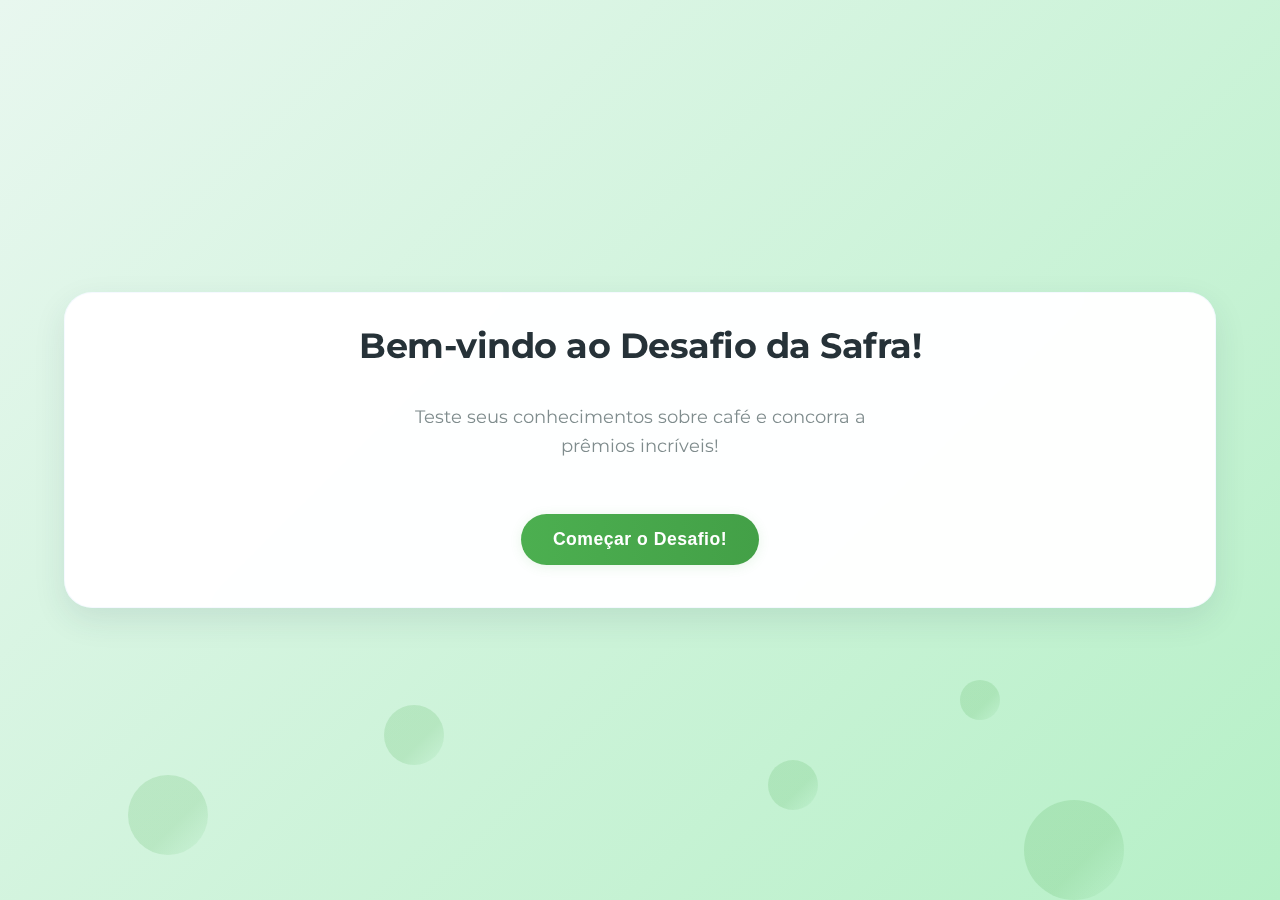
<file: index.html>
<!DOCTYPE html>
<html lang="pt-BR">
<head>
    <meta charset="UTF-8">
    <meta name="viewport" content="width=device-width, initial-scale=1.0">
    <title>Adubos Real - Desafio da Safra</title>
    <link rel="stylesheet" href="style.css">
    <link rel="preconnect" href="https://fonts.googleapis.com">
    <link rel="preconnect" href="https://fonts.gstatic.com" crossorigin>
    <link href="https://fonts.googleapis.com/css2?family=Montserrat:wght@400;700&display=swap" rel="stylesheet">
</head>
<body>
    <div class="bg-particles">
        <div class="bg-particle" style="width: 80px; height: 80px; left: 10vw; bottom: 5vh; animation-delay: 0s;"></div>
        <div class="bg-particle" style="width: 50px; height: 50px; left: 60vw; bottom: 10vh; animation-delay: 2s;"></div>
        <div class="bg-particle" style="width: 100px; height: 100px; left: 80vw; bottom: 0vh; animation-delay: 4s;"></div>
        <div class="bg-particle" style="width: 60px; height: 60px; left: 30vw; bottom: 15vh; animation-delay: 1s;"></div>
        <div class="bg-particle" style="width: 40px; height: 40px; left: 75vw; bottom: 20vh; animation-delay: 3s;"></div>
    </div>
    <div class="app-content">
    <!-- Tela de Boas-Vindas -->
    <div id="welcome-screen" class="screen">
        <div class="welcome-container">
            <h1>Bem-vindo ao Desafio da Safra!</h1>
            <p>Teste seus conhecimentos sobre café e concorra a prêmios incríveis!</p>
            <button id="start-challenge-btn" class="btn-primary">Começar o Desafio!</button>
        </div>
    </div>
    <!-- Tela Inicial e Ranking -->
    <div id="home-screen" class="screen">
        <div class="home-container">
            <h1>Desafio da Safra</h1>
            <div class="ranking-section">
                <h2>Ranking dos Melhores</h2>
                <div id="ranking-list" class="ranking-list">
                    <!-- Ranking será populado dinamicamente -->
                </div>
            </div>
            <button id="participate-btn" class="btn-primary">Quero Participar!</button>
        </div>
    </div>
    <!-- Tela Institucional -->
    <div id="institutional-screen" class="screen">
        <div class="institutional-container">
            <h1>Sobre a Adubos Real</h1>
            <div class="company-info">
                <p>A Adubos Real é uma empresa líder no setor de fertilizantes e nutrição vegetal, especializada em soluções para o cultivo de café.</p>
                <p>Com mais de 20 anos de experiência, desenvolvemos produtos de alta qualidade que garantem produtividade e sustentabilidade para o produtor brasileiro.</p>
                <p>Nossa missão é contribuir para o sucesso do agronegócio brasileiro através de tecnologia e inovação em nutrição vegetal.</p>
            </div>
            <button id="start-quiz-btn" class="btn-primary">Iniciar Quiz</button>
        </div>
    </div>
    <!-- Tela de Quiz -->
    <div id="quiz-screen" class="screen">
        <div class="quiz-container">
            <!-- Logo no topo -->
            <div class="screen-logo">
                <img src="assets/logo.png" alt="Adubos Real" class="header-logo">
            </div>
            
            <div class="quiz-header">
                <div class="progress-info">
                    <span id="question-counter">Pergunta 1 de 5</span>
                </div>
                <div class="timer-container">
                    <div class="timer">
                        <svg class="timer-svg" viewBox="0 0 100 100">
                            <circle class="timer-bg" cx="50" cy="50" r="45" fill="none" stroke="#e0e0e0" stroke-width="8"/>
                            <circle class="timer-fg" cx="50" cy="50" r="45" fill="none" stroke="#4CAF50" stroke-width="8" stroke-linecap="round" stroke-dasharray="282.743" stroke-dashoffset="0" transform="rotate(-90 50 50)"/>
                        </svg>
                        <span class="timer-number" id="timer-seconds">15</span>
                    </div>
                </div>
            </div>

            <div class="question-container">
                <h2 id="question-text">Carregando pergunta...</h2>
                <div class="options-container">
                    <button class="option-btn" data-option="0">
                        <span class="option-letter">A</span>
                        <span class="option-text">Opção A</span>
                    </button>
                    <button class="option-btn" data-option="1">
                        <span class="option-letter">B</span>
                        <span class="option-text">Opção B</span>
                    </button>
                    <button class="option-btn" data-option="2">
                        <span class="option-letter">C</span>
                        <span class="option-text">Opção C</span>
                    </button>
                    <button class="option-btn" data-option="3">
                        <span class="option-letter">D</span>
                        <span class="option-text">Opção D</span>
                    </button>
                </div>
                <div id="explanation" class="explanation" style="display: none;">
                    <p id="explanation-text"></p>
                    <button id="next-question-btn" class="btn-primary" style="display: none;">Próxima Pergunta</button>
                </div>
            </div>
            
            <!-- Botão cancelar no final -->
            <div class="quiz-footer">
                <button class="cancel-btn" onclick="goToHome()">Cancelar</button>
            </div>
        </div>
    </div>
    <!-- Tela de Resultado -->
    <div id="result-screen" class="screen">
        <div class="result-container">
            <div class="confetti-container" id="confetti-container"></div>
            <h1>Parabéns!</h1>
            <div class="result-info">
                <div class="score-display">
                    <h2>Seu Resultado</h2>
                    <div class="score-circle">
                        <span id="final-score">0</span>
                        <span class="score-label">/ 5</span>
                    </div>
                </div>
                <div class="time-display">
                    <p>Tempo total: <span id="total-time">0</span> segundos</p>
                </div>
            </div>
            <div class="player-form">
                <h3>Salve seu resultado!</h3>
                <div class="form-group">
                    <label for="player-name">Nome completo:</label>
                    <input type="text" id="player-name" placeholder="Digite seu nome" readonly required>
                    <div class="virtual-keyboard" id="virtual-keyboard">
                        <div class="keyboard-row">
                            <button class="key" data-key="Q">Q</button>
                            <button class="key" data-key="W">W</button>
                            <button class="key" data-key="E">E</button>
                            <button class="key" data-key="R">R</button>
                            <button class="key" data-key="T">T</button>
                            <button class="key" data-key="Y">Y</button>
                            <button class="key" data-key="U">U</button>
                            <button class="key" data-key="I">I</button>
                            <button class="key" data-key="O">O</button>
                            <button class="key" data-key="P">P</button>
                        </div>
                        <div class="keyboard-row">
                            <button class="key" data-key="A">A</button>
                            <button class="key" data-key="S">S</button>
                            <button class="key" data-key="D">D</button>
                            <button class="key" data-key="F">F</button>
                            <button class="key" data-key="G">G</button>
                            <button class="key" data-key="H">H</button>
                            <button class="key" data-key="J">J</button>
                            <button class="key" data-key="K">K</button>
                            <button class="key" data-key="L">L</button>
                        </div>
                        <div class="keyboard-row">
                            <button class="key" data-key="Z">Z</button>
                            <button class="key" data-key="X">X</button>
                            <button class="key" data-key="C">C</button>
                            <button class="key" data-key="V">V</button>
                            <button class="key" data-key="B">B</button>
                            <button class="key" data-key="N">N</button>
                            <button class="key" data-key="M">M</button>
                            <button class="key" data-key=" ">Espaço</button>
                        </div>
                        <div class="keyboard-row">
                            <button class="key special" data-key="backspace">← Apagar</button>
                            <button class="key special" data-key="clear">Limpar</button>
                        </div>
                    </div>
                </div>
                <button id="save-and-spin-btn" class="btn-primary">Salvar e Girar a Roleta!</button>
            </div>
        </div>
    </div>
    <!-- Tela da Roleta -->
    <div id="roulette-screen" class="screen">
        <div class="roulette-container">
            <h1>Roleta de Prêmios</h1>
            <div class="roulette-wrapper">
                <svg id="roulette-svg" class="roulette-svg" width="320" height="320" viewBox="0 0 320 320"></svg>
                <div class="roulette-pointer"></div>
            </div>
            <button id="spin-btn" class="btn-primary">Girar a Roleta!</button>
        </div>
    </div>
    <!-- Tela de Confirmação do Prêmio -->
    <div id="prize-screen" class="screen">
        <div class="prize-container">
            <h1>Parabéns!</h1>
            <div class="prize-info">
                <h2 id="player-name-display">Jogador</h2>
                <p>Você ganhou:</p>
                <div class="prize-display">
                    <h3 id="prize-name">Prêmio</h3>
                    <p id="prize-description">Descrição do prêmio</p>
                </div>
            </div>
            <button id="finish-btn" class="btn-primary">Finalizar</button>
        </div>
    </div>
    <!-- Tela Final e Reset -->
    <div id="share-screen" class="screen">
        <div class="share-container">
            <h1>Obrigado por participar!</h1>
            <div class="final-summary">
                <h2>Seu Desempenho</h2>
                <p>Acertos: <span id="summary-score">0</span>/5</p>
                <p>Tempo: <span id="summary-time">0</span> segundos</p>
                <p>Prêmio: <span id="summary-prize">-</span></p>
            </div>
            <div class="social-info">
                <p>Tire uma foto dessa tela e marque a gente no Instagram: <strong>@adubosreal</strong></p>
            </div>
            <button id="restart-btn" class="btn-primary">Encerrar quiz</button>
        </div>
    </div>
    </div>
    <!-- Sons -->
    <audio id="correct-sound" src="assets/correct.mp3"></audio>
    <audio id="wrong-sound" src="assets/wrong.mp3"></audio>
    <audio id="spin-sound" src="assets/spin.mp3"></audio>
    <script src="script.js"></script>
</body>
</html>
</file>
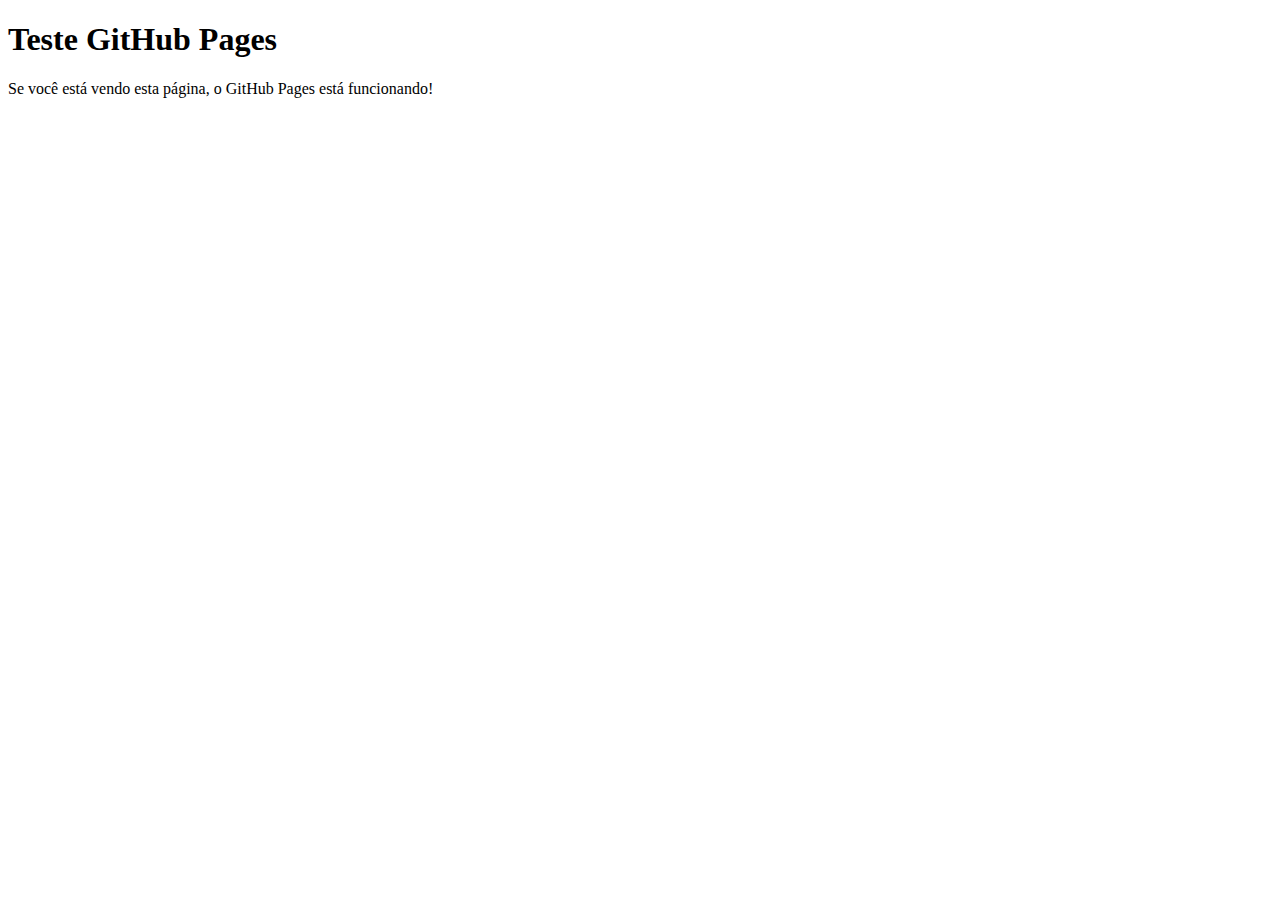
<file: test.html>
<!DOCTYPE html>
<html lang="pt-BR">
<head>
    <meta charset="UTF-8">
    <meta name="viewport" content="width=device-width, initial-scale=1.0">
    <title>Teste GitHub Pages</title>
</head>
<body>
    <h1>Teste GitHub Pages</h1>
    <p>Se você está vendo esta página, o GitHub Pages está funcionando!</p>
    <script>
        console.log('JavaScript funcionando!');
        alert('Teste funcionando!');
    </script>
</body>
</html>
</file>
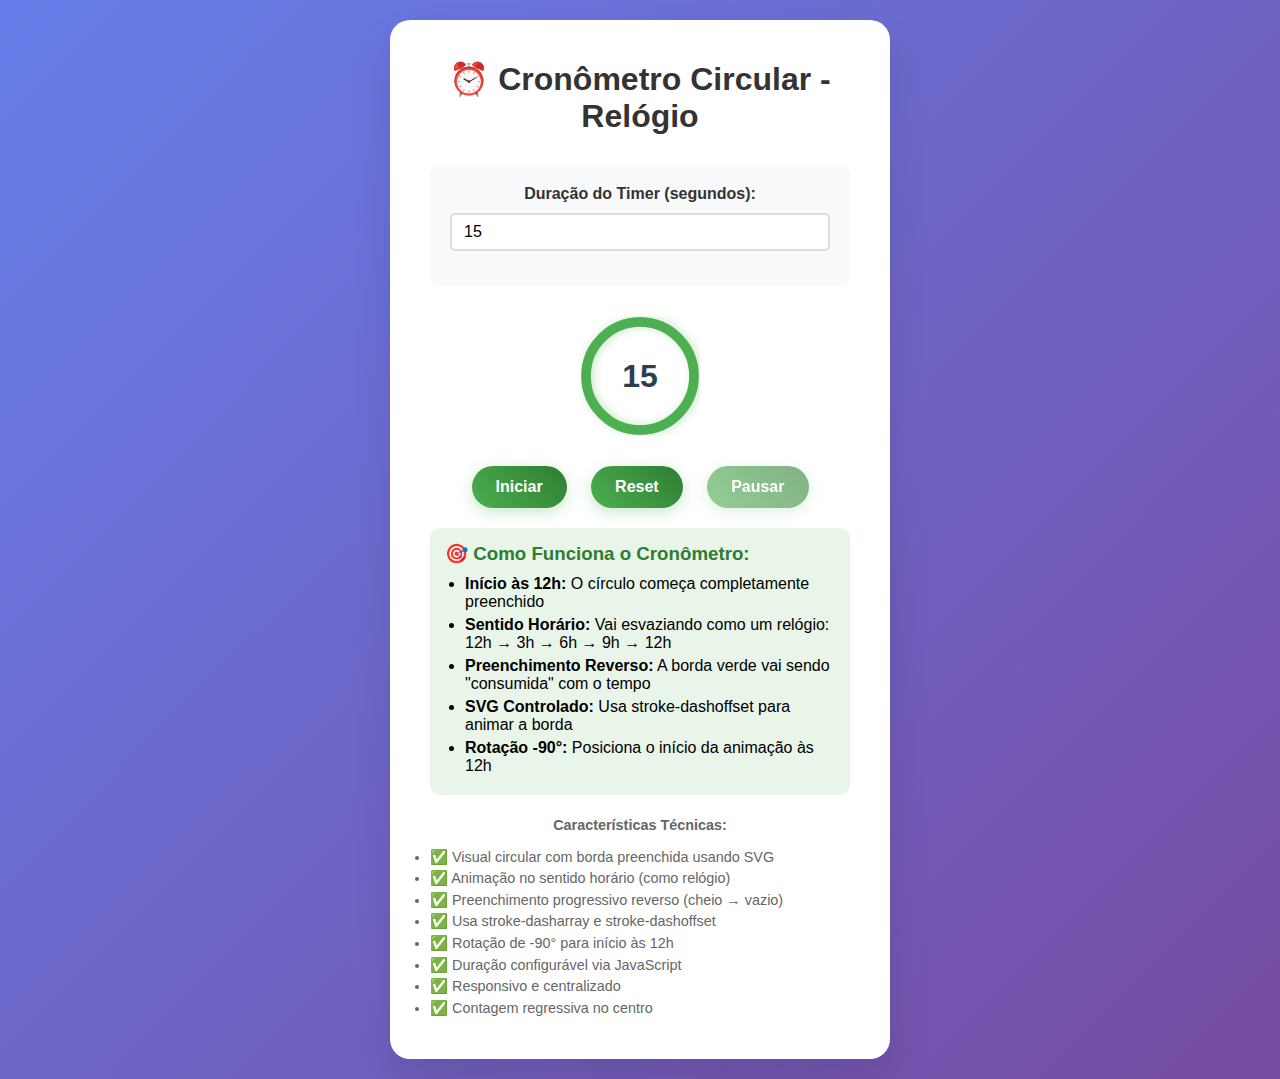
<file: timer-demo.html>
<!DOCTYPE html>
<html lang="pt-BR">
<head>
    <meta charset="UTF-8">
    <meta name="viewport" content="width=device-width, initial-scale=1.0">
    <title>Cronômetro Circular - Relógio</title>
    <style>
        * {
            margin: 0;
            padding: 0;
            box-sizing: border-box;
        }

        body {
            font-family: 'Arial', sans-serif;
            background: linear-gradient(135deg, #667eea 0%, #764ba2 100%);
            min-height: 100vh;
            display: flex;
            justify-content: center;
            align-items: center;
            padding: 20px;
        }

        .demo-container {
            background: white;
            border-radius: 20px;
            padding: 40px;
            text-align: center;
            box-shadow: 0 20px 40px rgba(0, 0, 0, 0.1);
            max-width: 500px;
            width: 100%;
        }

        h1 {
            color: #333;
            margin-bottom: 30px;
            font-size: 2rem;
        }

        .timer-container {
            display: flex;
            justify-content: center;
            margin: 30px 0;
        }

        /* Cronômetro Circular com SVG */
        .timer {
            position: relative;
            width: 120px;
            height: 120px;
            margin: 0 auto;
        }

        .timer-svg {
            position: absolute;
            top: 0;
            left: 0;
            width: 100%;
            height: 100%;
        }

        .timer-background {
            transition: stroke 0.3s ease;
        }

        .timer-progress-circle {
            transition: stroke-dashoffset 0.1s linear;
            filter: drop-shadow(0 2px 4px rgba(76, 175, 80, 0.3));
        }

        .timer-number {
            position: absolute;
            top: 50%;
            left: 50%;
            transform: translate(-50%, -50%);
            font-size: 2rem;
            font-weight: bold;
            color: #2c3e50;
            font-family: 'Arial', sans-serif;
            z-index: 2;
            transition: all 0.3s ease;
            text-shadow: 0 1px 2px rgba(255, 255, 255, 0.8);
        }

        .controls {
            margin-top: 30px;
        }

        .btn {
            background: linear-gradient(45deg, #4CAF50, #2E7D32);
            color: white;
            border: none;
            padding: 12px 24px;
            border-radius: 25px;
            font-size: 1rem;
            font-weight: 600;
            cursor: pointer;
            transition: all 0.3s ease;
            margin: 0 10px;
            box-shadow: 0 4px 15px rgba(76, 175, 80, 0.3);
        }

        .btn:hover {
            transform: translateY(-2px);
            box-shadow: 0 6px 20px rgba(76, 175, 80, 0.4);
        }

        .btn:disabled {
            opacity: 0.6;
            cursor: not-allowed;
            transform: none;
        }

        .info {
            margin-top: 20px;
            color: #666;
            font-size: 0.9rem;
            line-height: 1.5;
        }

        .config {
            margin: 20px 0;
            padding: 20px;
            background: #f8f9fa;
            border-radius: 10px;
        }

        .config label {
            display: block;
            margin-bottom: 10px;
            font-weight: bold;
            color: #333;
        }

        .config input {
            width: 100%;
            padding: 8px 12px;
            border: 2px solid #ddd;
            border-radius: 5px;
            font-size: 1rem;
            margin-bottom: 15px;
        }

        .config input:focus {
            outline: none;
            border-color: #4CAF50;
        }

        .explanation {
            background: #e8f5e8;
            padding: 15px;
            border-radius: 10px;
            margin-top: 20px;
            text-align: left;
        }

        .explanation h3 {
            color: #2e7d32;
            margin-bottom: 10px;
        }

        .explanation ul {
            margin-left: 20px;
        }

        .explanation li {
            margin-bottom: 5px;
        }
    </style>
</head>
<body>
    <div class="demo-container">
        <h1>⏰ Cronômetro Circular - Relógio</h1>
        
        <div class="config">
            <label for="timer-duration">Duração do Timer (segundos):</label>
            <input type="number" id="timer-duration" value="15" min="1" max="60">
        </div>

        <div class="timer-container">
            <div class="timer">
                <svg class="timer-svg" viewBox="0 0 100 100">
                    <!-- Círculo de fundo -->
                    <circle 
                        class="timer-background" 
                        cx="50" 
                        cy="50" 
                        r="45" 
                        fill="none" 
                        stroke="#e0e0e0" 
                        stroke-width="8"
                    />
                    <!-- Círculo de progresso -->
                    <circle 
                        class="timer-progress-circle" 
                        cx="50" 
                        cy="50" 
                        r="45" 
                        fill="none" 
                        stroke="#4CAF50" 
                        stroke-width="8"
                        stroke-linecap="round"
                        stroke-dasharray="282.743"
                        stroke-dashoffset="0"
                        transform="rotate(-90 50 50)"
                    />
                </svg>
                <div class="timer-number" id="timer-seconds">15</div>
            </div>
        </div>

        <div class="controls">
            <button class="btn" id="start-btn">Iniciar</button>
            <button class="btn" id="reset-btn">Reset</button>
            <button class="btn" id="pause-btn" disabled>Pausar</button>
        </div>

        <div class="explanation">
            <h3>🎯 Como Funciona o Cronômetro:</h3>
            <ul>
                <li><strong>Início às 12h:</strong> O círculo começa completamente preenchido</li>
                <li><strong>Sentido Horário:</strong> Vai esvaziando como um relógio: 12h → 3h → 6h → 9h → 12h</li>
                <li><strong>Preenchimento Reverso:</strong> A borda verde vai sendo "consumida" com o tempo</li>
                <li><strong>SVG Controlado:</strong> Usa stroke-dashoffset para animar a borda</li>
                <li><strong>Rotação -90°:</strong> Posiciona o início da animação às 12h</li>
            </ul>
        </div>

        <div class="info">
            <p><strong>Características Técnicas:</strong></p>
            <ul style="text-align: left; margin-top: 10px;">
                <li>✅ Visual circular com borda preenchida usando SVG</li>
                <li>✅ Animação no sentido horário (como relógio)</li>
                <li>✅ Preenchimento progressivo reverso (cheio → vazio)</li>
                <li>✅ Usa stroke-dasharray e stroke-dashoffset</li>
                <li>✅ Rotação de -90° para início às 12h</li>
                <li>✅ Duração configurável via JavaScript</li>
                <li>✅ Responsivo e centralizado</li>
                <li>✅ Contagem regressiva no centro</li>
            </ul>
        </div>
    </div>

    <script>
        // Variáveis globais
        let timerDuration = 15;
        let timeLeft = 15;
        let timerInterval;
        let isRunning = false;
        let isPaused = false;
        let startTime;
        let pausedTime = 0;

        // Elementos DOM
        const timerNumber = document.getElementById('timer-seconds');
        const timerProgressCircle = document.querySelector('.timer-progress-circle');
        const startBtn = document.getElementById('start-btn');
        const resetBtn = document.getElementById('reset-btn');
        const pauseBtn = document.getElementById('pause-btn');
        const durationInput = document.getElementById('timer-duration');

        // Função para resetar o cronômetro
        function resetTimer() {
            clearInterval(timerInterval);
            isRunning = false;
            isPaused = false;
            timeLeft = timerDuration;
            
            // Reseta o texto
            timerNumber.textContent = timerDuration;
            
            // Reseta a animação circular (círculo completo)
            timerProgressCircle.style.strokeDashoffset = '0';
            
            // Atualiza botões
            startBtn.textContent = 'Iniciar';
            startBtn.disabled = false;
            pauseBtn.disabled = true;
            pauseBtn.textContent = 'Pausar';
            
            // Adiciona efeito de pulse
            timerNumber.style.transform = 'translate(-50%, -50%) scale(1.1)';
            setTimeout(() => {
                timerNumber.style.transform = 'translate(-50%, -50%) scale(1)';
            }, 200);
        }

        // Função para iniciar o cronômetro
        function startTimer() {
            if (isRunning && !isPaused) return;
            
            if (isPaused) {
                // Continua do ponto onde parou
                startTime = Date.now() - pausedTime;
                isPaused = false;
                pauseBtn.textContent = 'Pausar';
            } else {
                // Inicia novo timer
                timeLeft = timerDuration;
                startTime = Date.now();
                isRunning = true;
                startBtn.textContent = 'Reiniciar';
                pauseBtn.disabled = false;
            }
            
            function animateTimer() {
                const elapsed = (Date.now() - startTime) / 1000;
                const remaining = Math.max(0, timerDuration - elapsed);
                
                // Atualiza o número
                const currentTime = Math.ceil(remaining);
                if (currentTime !== timeLeft) {
                    timeLeft = currentTime;
                    timerNumber.textContent = currentTime;
                    
                    // Efeito de pulse no número
                    timerNumber.style.transform = 'translate(-50%, -50%) scale(1.1)';
                    setTimeout(() => {
                        timerNumber.style.transform = 'translate(-50%, -50%) scale(1)';
                    }, 100);
                }
                
                // Atualiza a animação circular como um relógio
                // O círculo começa cheio às 12h e vai esvaziando no sentido horário
                const circumference = 282.743;
                const progress = remaining / timerDuration;
                // strokeDashoffset aumenta conforme o tempo passa (círculo vai esvaziando)
                const strokeDashoffset = circumference * (1 - progress);
                timerProgressCircle.style.strokeDashoffset = strokeDashoffset;
                
                if (remaining <= 0) {
                    // Timer acabou
                    clearInterval(timerInterval);
                    isRunning = false;
                    pauseBtn.disabled = true;
                    timerNumber.textContent = '0';
                    timerProgressCircle.style.strokeDashoffset = circumference;
                    
                    // Efeito de conclusão
                    timerNumber.style.transform = 'translate(-50%, -50%) scale(1.2)';
                    setTimeout(() => {
                        timerNumber.style.transform = 'translate(-50%, -50%) scale(1)';
                    }, 300);
                }
            }
            
            // Inicia a animação
            timerInterval = setInterval(animateTimer, 50);
        }

        // Função para pausar o cronômetro
        function pauseTimer() {
            if (!isRunning || isPaused) return;
            
            clearInterval(timerInterval);
            isPaused = true;
            pausedTime = Date.now() - startTime;
            pauseBtn.textContent = 'Continuar';
        }

        // Event listeners
        startBtn.addEventListener('click', startTimer);
        resetBtn.addEventListener('click', resetTimer);
        pauseBtn.addEventListener('click', pauseTimer);

        // Atualiza duração quando o input muda
        durationInput.addEventListener('change', function() {
            timerDuration = parseInt(this.value) || 15;
            if (!isRunning) {
                resetTimer();
            }
        });

        // Inicialização
        resetTimer();
    </script>
</body>
</html>
</file>
<file: style.css>
/* Reset e configurações gerais */
* {
    margin: 0;
    padding: 0;
    box-sizing: border-box;
}

body {
    font-family: 'Montserrat', 'Segoe UI', Tahoma, Geneva, Verdana, sans-serif;
    background: linear-gradient(135deg, #e8f7ef 0%, #b6f0c7 100%);
    min-height: 100vh;
    color: #263238;
    position: relative;
    margin: 0;
    padding: 0;
}

.app-content {
    min-height: 100vh;
    padding-top: 90px;
    padding-bottom: 90px;
    box-sizing: border-box;
    overflow-y: auto;
    display: flex;
    flex-direction: column;
    align-items: center;
    justify-content: flex-start;
}

/* Partículas animadas no fundo */
.bg-particles {
    position: fixed;
    top: 0; left: 0; width: 100vw; height: 100vh;
    pointer-events: none;
    z-index: 0;
    overflow: hidden;
}
.bg-particle {
    position: absolute;
    border-radius: 50%;
    opacity: 0.18;
    background: linear-gradient(135deg, #4CAF50 60%, #b6f0c7 100%);
    animation: float 12s linear infinite;
}
@keyframes float {
    0% { transform: translateY(0) scale(1); opacity: 0.18; }
    50% { opacity: 0.28; }
    100% { transform: translateY(-60vh) scale(1.2); opacity: 0.10; }
}

/* Header fixo */
.fixed-header {
    position: fixed;
    top: 0;
    left: 0;
    width: 100%;
    height: 80px;
    background: rgba(255,255,255,0.85);
    backdrop-filter: blur(12px);
    box-shadow: 0 2px 12px rgba(76, 175, 80, 0.07);
    z-index: 1000;
    display: flex;
    align-items: center;
    justify-content: center;
    border: none;
    transition: background 0.3s;
}

.header-content {
    display: flex;
    align-items: center;
    justify-content: center;
    width: 100%;
    max-width: 1200px;
    margin: 0 auto;
}

.header-logo {
    height: 50px;
    width: auto;
}

/* Logo no quiz */
.screen-logo {
    display: flex;
    justify-content: center;
    margin-bottom: 16px;
}

/* Footer fixo */
.fixed-footer {
    position: fixed;
    bottom: 0;
    left: 0;
    width: 100%;
    height: 80px;
    background: rgba(255,255,255,0.85);
    backdrop-filter: blur(12px);
    box-shadow: 0 -2px 12px rgba(76, 175, 80, 0.07);
    z-index: 1000;
    display: flex;
    align-items: center;
    justify-content: center;
    border: none;
    transition: background 0.3s;
}

.cancel-btn {
    background: linear-gradient(45deg, #f44336, #d32f2f);
    color: white;
    border: none;
    padding: 12px 24px;
    border-radius: 25px;
    font-size: 1rem;
    font-weight: 600;
    cursor: pointer;
    transition: all 0.3s ease;
    box-shadow: 0 3px 10px rgba(244, 67, 54, 0.3);
}

.cancel-btn:hover {
    transform: translateY(-2px);
    box-shadow: 0 5px 15px rgba(244, 67, 54, 0.4);
}

/* Sistema de telas */
.screen {
    position: fixed;
    top: 0;
    left: 0;
    width: 100%;
    height: 100%;
    display: none;
    justify-content: center;
    align-items: center;
    padding: 20px;
    opacity: 0;
    transform: translateY(20px);
    transition: opacity 0.5s ease, transform 0.5s ease;
}

.screen.active {
    display: flex;
    opacity: 1;
    transform: translateY(0);
}

/* Containers principais */
.welcome-container,
.home-container,
.institutional-container,
.quiz-container,
.result-container,
.roulette-container,
.prize-container,
.share-container {
    background: rgba(255, 255, 255, 0.98);
    border-radius: 28px;
    padding: 32px 24px;
    text-align: center;
    max-width: 90vw;
    max-height: 90vh;
    width: 100%;
    box-shadow: 0 12px 32px rgba(44, 62, 80, 0.10);
    backdrop-filter: blur(18px);
    border: 1.5px solid rgba(200, 220, 255, 0.18);
    margin: 16px auto;
    display: flex;
    flex-direction: column;
    align-items: center;
    justify-content: center;
    gap: 20px;
    overflow: hidden;
    position: relative;
}

/* Títulos */
h1 {
    color: #263238;
    font-size: 2.2rem;
    margin-bottom: 16px;
    font-weight: 700;
    letter-spacing: -0.5px;
    line-height: 1.2;
}

h2 {
    color: #3b4a5a;
    font-size: 1.5rem;
    margin-bottom: 12px;
    font-weight: 600;
    line-height: 1.3;
}

h3 {
    color: #3b4a5a;
    font-size: 1.1rem;
    margin-bottom: 8px;
    font-weight: 600;
    line-height: 1.4;
}

/* Botões */
.btn-primary {
    background: linear-gradient(90deg, #4CAF50 0%, #43A047 100%);
    color: #fff;
    border: none;
    padding: 15px 32px;
    border-radius: 50px;
    font-size: 1.1rem;
    font-weight: 600;
    cursor: pointer;
    transition: background 0.25s, box-shadow 0.25s, transform 0.15s;
    box-shadow: 0 2px 12px rgba(76, 175, 80, 0.13);
    margin: 10px;
    letter-spacing: 0.5px;
}

.btn-primary:hover {
    background: linear-gradient(90deg, #388E3C 0%, #388E3C 100%);
    box-shadow: 0 4px 18px rgba(76, 175, 80, 0.18);
    transform: translateY(-1px) scale(1.03);
}

.btn-primary:active {
    transform: scale(0.98);
}

.btn-primary:disabled {
    opacity: 0.6;
    cursor: not-allowed;
    transform: none;
}

.btn-primary:focus-visible {
    outline: 2px solid #4CAF50;
    outline-offset: 2px;
}

/* Tela de Boas-Vindas */
.welcome-container p {
    font-size: 1.1rem;
    color: #7f8c8d;
    margin-bottom: 24px;
    line-height: 1.6;
    max-width: 500px;
}

/* Tela Institucional */
.company-info {
    text-align: left;
    margin: 20px 0;
    max-width: 600px;
}

.company-info p {
    font-size: 1rem;
    color: #555;
    margin-bottom: 12px;
    line-height: 1.6;
    padding: 12px;
    background: rgba(248, 249, 250, 0.8);
    border-radius: 10px;
}

/* Ranking */
.ranking-section {
    margin: 20px 0;
    width: 100%;
    max-width: 500px;
}

    .ranking-list {
        background: #f8f9fa;
        border-radius: 14px;
        padding: 20px;
        max-height: 180px;
        overflow-y: auto;
        margin: 16px 0;
        border: 1px solid rgba(0, 0, 0, 0.1);
    }

.ranking-item {
    display: flex;
    justify-content: space-between;
    align-items: center;
    padding: 12px 16px;
    margin: 6px 0;
    background: white;
    border-radius: 12px;
    box-shadow: 0 2px 8px rgba(0, 0, 0, 0.08);
    transition: transform 0.2s ease, box-shadow 0.2s ease;
}

.ranking-item:hover {
    transform: translateX(4px);
    box-shadow: 0 4px 12px rgba(0, 0, 0, 0.12);
}

.ranking-position {
    font-weight: bold;
    color: #4CAF50;
    font-size: 1.2rem;
}

.ranking-name {
    flex: 1;
    text-align: left;
    margin-left: 15px;
    font-weight: 500;
}

.ranking-score {
    font-weight: bold;
    color: #27ae60;
}

/* Quiz */
.quiz-header {
    display: flex;
    justify-content: space-between;
    align-items: center;
    margin-bottom: 20px;
    padding: 20px;
    background: rgba(255, 255, 255, 0.95);
    border-radius: 16px;
    box-shadow: 0 4px 18px rgba(44, 62, 80, 0.08);
    flex-wrap: wrap;
    gap: 16px;
}

.progress-info {
    font-weight: 600;
    color: #45B7D1;
    font-size: 1.1rem;
    text-align: center;
    flex: 1;
}

.timer-container {
    display: flex;
    align-items: center;
    justify-content: center;
    flex: 1;
}

/* Cronômetro Circular com SVG */
.timer {
    position: relative;
    width: 80px;
    height: 80px;
    margin: 0 auto;
}

.timer-svg {
    width: 100%;
    height: 100%;
    display: block;
}

.timer-bg {}
.timer-fg {
    transition: stroke-dashoffset 0.2s linear;
}
.timer-number {
    position: absolute;
    top: 50%;
    left: 50%;
    font-size: 1.6rem;
    font-weight: bold;
    color: #263238;
    font-family: 'Montserrat', sans-serif;
    transform: translate(-50%, -50%);
    pointer-events: none;
    user-select: none;
}

.question-container {
    text-align: left;
}

#question-text {
    font-size: 1.2rem;
    color: #2c3e50;
    margin-bottom: 24px;
    line-height: 1.5;
    font-weight: 600;
    text-align: center;
    padding: 0 8px;
}

.options-container {
    display: grid;
    gap: 14px;
    margin-bottom: 20px;
    padding: 0 8px;
}

.option-btn {
    display: flex;
    align-items: center;
    padding: 14px 18px;
    background: white;
    border: 2px solid #e9ecef;
    border-radius: 12px;
    cursor: pointer;
    transition: all 0.3s ease;
    text-align: left;
    box-shadow: 0 2px 8px rgba(0, 0, 0, 0.1);
    min-height: 50px;
}

.option-btn:hover {
    border-color: #4CAF50;
    transform: translateY(-2px);
    box-shadow: 0 4px 15px rgba(76, 175, 80, 0.2);
}

.option-btn.correct {
    background: #d4edda;
    border-color: #27ae60;
    color: #155724;
}

.option-btn.wrong {
    background: #f8d7da;
    border-color: #dc3545;
    color: #721c24;
}

.option-btn:focus-visible {
    outline: 2px solid #4CAF50;
    outline-offset: 2px;
}

.option-letter {
    background: linear-gradient(45deg, #4CAF50, #2E7D32);
    color: white;
    width: 32px;
    height: 32px;
    border-radius: 50%;
    display: flex;
    align-items: center;
    justify-content: center;
    font-weight: bold;
    margin-right: 14px;
    flex-shrink: 0;
    box-shadow: 0 2px 6px rgba(76, 175, 80, 0.3);
}

.option-text {
    font-size: 1rem;
    font-weight: 500;
    line-height: 1.4;
}

.explanation {
    background: linear-gradient(135deg, #e3f2fd, #bbdefb);
    padding: 25px;
    border-radius: 15px;
    margin-top: 25px;
    animation: slideIn 0.5s ease;
    text-align: center;
    box-shadow: 0 4px 15px rgba(33, 150, 243, 0.2);
}

@keyframes slideIn {
    from {
        opacity: 0;
        transform: translateY(-10px);
    }
    to {
        opacity: 1;
        transform: translateY(0);
    }
}

/* Botão de próxima pergunta */
#next-question-btn {
    margin-top: 20px;
    display: block;
    margin-left: auto;
    margin-right: auto;
    padding: 12px 30px;
    font-size: 1.1rem;
    background: linear-gradient(45deg, #2196f3, #1976d2);
    border: none;
    border-radius: 25px;
    color: white;
    font-weight: 600;
    cursor: pointer;
    transition: all 0.3s ease;
    box-shadow: 0 4px 15px rgba(33, 150, 243, 0.3);
    width: fit-content;
}

#next-question-btn:hover {
    transform: translateY(-2px);
    box-shadow: 0 6px 20px rgba(33, 150, 243, 0.4);
}

/* Resultado */
.result-info {
    display: flex;
    justify-content: space-around;
    align-items: center;
    margin: 20px 0;
    flex-wrap: wrap;
}

.score-display {
    text-align: center;
    width: 100%;
}

.score-display h2 {
    text-align: center;
    margin-bottom: 15px;
}

.score-circle {
    width: 100px;
    height: 100px;
    border-radius: 50%;
    background: linear-gradient(45deg, #4CAF50, #2E7D32);
    display: flex;
    flex-direction: column;
    align-items: center;
    justify-content: center;
    color: white;
    margin: 16px auto;
    box-shadow: 0 8px 24px rgba(76, 175, 80, 0.3);
}

#final-score {
    font-size: 2rem;
    font-weight: bold;
}

.score-label {
    font-size: 1rem;
    opacity: 0.8;
}

.time-display {
    font-size: 1.2rem;
    color: #7f8c8d;
}

/* Formulário e Teclado Virtual */
.player-form {
    margin-top: 20px;
}

.form-group {
    margin: 16px 0;
    text-align: left;
}

.form-group label {
    display: block;
    margin-bottom: 8px;
    font-weight: 600;
    color: #2c3e50;
}

.form-group input {
    width: 100%;
    padding: 12px 15px;
    border: 2px solid #e9ecef;
    border-radius: 10px;
    font-size: 1rem;
    transition: border-color 0.3s ease;
    background: white;
}

.form-group input:focus {
    outline: none;
    border-color: #4CAF50;
}

.form-group input.error {
    border-color: #dc3545;
}

/* Teclado Virtual */
.virtual-keyboard {
    background: #f8f9fa;
    border-radius: 12px;
    padding: 12px;
    margin-top: 12px;
    box-shadow: 0 4px 12px rgba(0, 0, 0, 0.1);
}

.keyboard-row {
    display: flex;
    justify-content: center;
    gap: 4px;
    margin-bottom: 4px;
}

.key {
    background: white;
    border: 1px solid #ddd;
    border-radius: 6px;
    padding: 10px 6px;
    font-size: 0.85rem;
    font-weight: 600;
    cursor: pointer;
    transition: all 0.2s ease;
    min-width: 32px;
    text-align: center;
    box-shadow: 0 2px 4px rgba(0, 0, 0, 0.1);
}

.key:hover {
    background: #4CAF50;
    color: white;
    transform: translateY(-2px);
    box-shadow: 0 4px 10px rgba(76, 175, 80, 0.3);
}

.key.special {
    background: #ff9800;
    color: white;
    border-color: #f57c00;
    min-width: 70px;
}

.key.special:hover {
    background: #f57c00;
}

/* Confetti */
.confetti-container {
    position: absolute;
    top: 0;
    left: 0;
    width: 100%;
    height: 100%;
    pointer-events: none;
    z-index: 1;
}

.confetti {
    position: absolute;
    width: 10px;
    height: 10px;
    background: #f39c12;
    animation: confetti-fall 3s linear infinite;
}

@keyframes confetti-fall {
    0% {
        transform: translateY(-100vh) rotate(0deg);
        opacity: 1;
    }
    100% {
        transform: translateY(100vh) rotate(360deg);
        opacity: 0;
    }
}

/* Roleta Corrigida */
.roulette-wrapper {
    width: 280px;
    height: 280px;
    margin: 0 auto 20px auto;
    position: relative;
    display: flex;
    align-items: center;
    justify-content: center;
}

.roulette-svg {
    width: 100%;
    height: 100%;
    display: block;
    border-radius: 50%;
    background: white;
    box-shadow: 0 8px 32px rgba(44,62,80,0.10);
}

.roulette-pointer {
    position: absolute;
    right: -18px;
    top: 50%;
    transform: translateY(-50%);
    width: 0; height: 0;
    border-top: 16px solid transparent;
    border-bottom: 16px solid transparent;
    border-left: 18px solid #263238;
    z-index: 2;
    filter: drop-shadow(0 2px 4px rgba(44,62,80,0.10));
}

/* Prêmio */
.prize-info {
    margin: 20px 0;
}

.prize-display {
    background: linear-gradient(45deg, #4CAF50, #2E7D32);
    color: white;
    padding: 24px;
    border-radius: 16px;
    margin: 16px 0;
    box-shadow: 0 8px 24px rgba(76, 175, 80, 0.3);
}

#prize-name {
    font-size: 1.8rem;
    margin-bottom: 10px;
    color: #FFFFFF;
}

#prize-description {
    font-size: 1.1rem;
    opacity: 0.9;
}

/* Tela Final */
.final-summary {
    background: #f8f9fa;
    padding: 16px;
    border-radius: 12px;
    margin: 16px 0;
}

.final-summary p {
    margin: 10px 0;
    font-size: 1.1rem;
}

.social-info {
    margin: 20px 0;
}

.social-info p {
    font-size: 1.2rem;
    color: #2c3e50;
    line-height: 1.6;
}

.social-info strong {
    color: #4CAF50;
    font-weight: 700;
}

/* ===== FOOTER DO QUIZ ===== */
.quiz-footer {
    display: flex;
    justify-content: center;
    margin-top: 16px;
    padding-top: 16px;
    border-top: 1px solid rgba(0, 0, 0, 0.1);
    width: 100%;
}

/* Responsividade */
@media (max-width: 768px) {
    .app-content {
        padding: 12px;
    }
    .welcome-container,
    .home-container,
    .institutional-container,
    .quiz-container,
    .result-container,
    .roulette-container,
    .prize-container,
    .share-container {
        padding: 24px 20px;
        margin: 12px auto;
        max-width: 95vw;
        max-height: 95vh;
        gap: 16px;
    }
    .screen-logo {
        margin-bottom: 20px;
    }
    .header-logo {
        height: 45px;
    }
    .cancel-btn {
        padding: 10px 20px;
        font-size: 0.9rem;
    }
    .screen {
        padding: 16px;
    }
    .quiz-header {
        flex-direction: column;
        gap: 20px;
        text-align: center;
    }
    .progress-info {
        order: 1;
        font-size: 1rem;
    }
    .timer-container {
        order: 2;
    }
    .timer {
        width: 60px;
        height: 60px;
    }
    
    .timer-number {
        font-size: 1.2rem;
    }
    
    .timer-text {
        font-size: 1rem;
    }

    #question-text {
        font-size: 1.2rem;
        padding: 0 5px;
    }

    .options-container {
        gap: 15px;
        padding: 0 5px;
    }

    .option-btn {
        padding: 15px 18px;
        min-height: 55px;
    }

    .option-letter {
        width: 32px;
        height: 32px;
        margin-right: 15px;
    }

    .option-text {
        font-size: 1rem;
    }

    .explanation {
        padding: 20px;
        margin-top: 20px;
    }

    #next-question-btn {
        padding: 10px 25px;
        font-size: 1rem;
        display: block;
        margin-left: auto;
        margin-right: auto;
        width: fit-content;
    }

    .result-info {
        flex-direction: column;
        gap: 20px;
        text-align: center;
    }

    .roulette-wrapper {
        width: 220px;
        height: 220px;
    }

    .keyboard-row {
        gap: 3px;
    }

    .key {
        padding: 10px 6px;
        font-size: 0.8rem;
        min-width: 30px;
    }

    .key.special {
        min-width: 70px;
    }
}

@media (max-width: 480px) {
    .screen {
        padding: 6px;
    }

    .welcome-container,
    .home-container,
    .institutional-container,
    .quiz-container,
    .result-container,
    .roulette-container,
    .prize-container,
    .share-container {
        padding: 20px 16px;
        margin: 6px;
        max-width: 98vw;
        max-height: 98vh;
        gap: 12px;
    }

    h1 {
        font-size: 1.6rem;
        margin-bottom: 12px;
    }

    h2 {
        font-size: 1.2rem;
    }

    .btn-primary {
        padding: 12px 20px;
        font-size: 0.95rem;
        margin: 8px;
    }

    .quiz-header {
        padding: 15px;
        gap: 15px;
    }

    .progress-info {
        font-size: 0.9rem;
    }

    .timer {
        width: 48px;
        height: 48px;
    }
    
    .timer-number {
        font-size: 1rem;
    }
    
    #question-text {
        font-size: 1.1rem;
        margin-bottom: 25px;
        padding: 0;
    }

    .options-container {
        gap: 12px;
        padding: 0;
    }

    .option-btn {
        padding: 12px 15px;
        min-height: 50px;
    }

    .option-letter {
        width: 28px;
        height: 28px;
        margin-right: 12px;
        font-size: 0.8rem;
    }

    .option-text {
        font-size: 0.95rem;
    }

    .explanation {
        padding: 15px;
        margin-top: 15px;
    }

    .ranking-list {
        max-height: 120px;
        padding: 12px;
    }

    #next-question-btn {
        padding: 8px 20px;
        font-size: 0.9rem;
        display: block;
        margin-left: auto;
        margin-right: auto;
        width: fit-content;
    }

    .score-circle {
        width: 90px;
        height: 90px;
    }

    #final-score {
        font-size: 1.8rem;
    }

    .roulette-wrapper {
        width: 180px;
        height: 180px;
    }

    .roulette-svg {
        width: 100%;
        height: 100%;
    }

    .roulette-pointer {
        border-top: 10px solid transparent;
        border-bottom: 10px solid transparent;
        border-left: 12px solid #263238;
        right: -12px;
    }

    .key {
        padding: 6px 3px;
        font-size: 0.65rem;
        min-width: 22px;
    }

    .key.special {
        min-width: 55px;
        font-size: 0.6rem;
    }
}

/* ===== ACESSIBILIDADE ===== */
@media (prefers-reduced-motion: reduce) {
    * {
        animation-duration: 0.01ms !important;
        animation-iteration-count: 1 !important;
        transition-duration: 0.01ms !important;
    }
}

/* ===== FOCUS VISIBLE ===== */
*:focus-visible {
    outline: 2px solid #4CAF50;
    outline-offset: 2px;
}

/* ===== SCROLLBAR PERSONALIZADA ===== */
::-webkit-scrollbar {
    width: 8px;
}

::-webkit-scrollbar-track {
    background: #f8f9fa;
    border-radius: 4px;
}

::-webkit-scrollbar-thumb {
    background: #4CAF50;
    border-radius: 4px;
}

::-webkit-scrollbar-thumb:hover {
    background: #388E3C;
}
</file>
